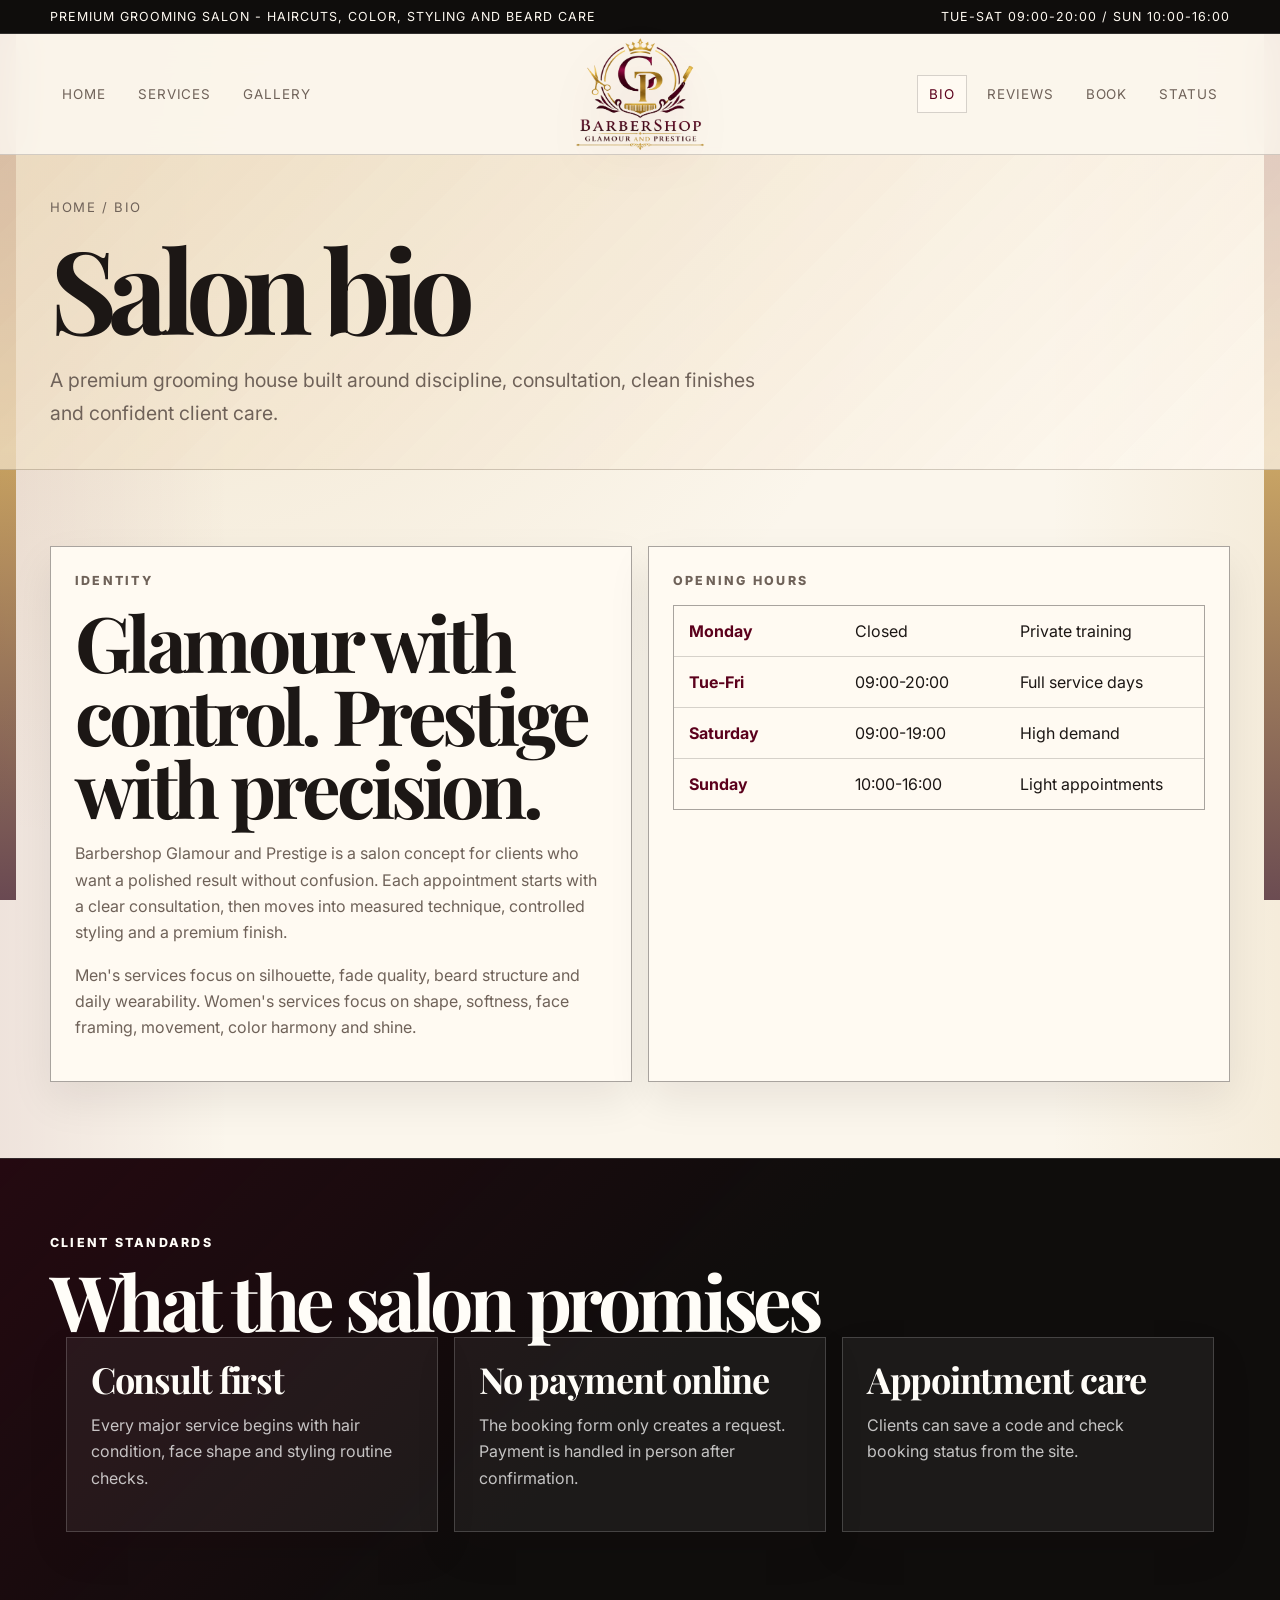
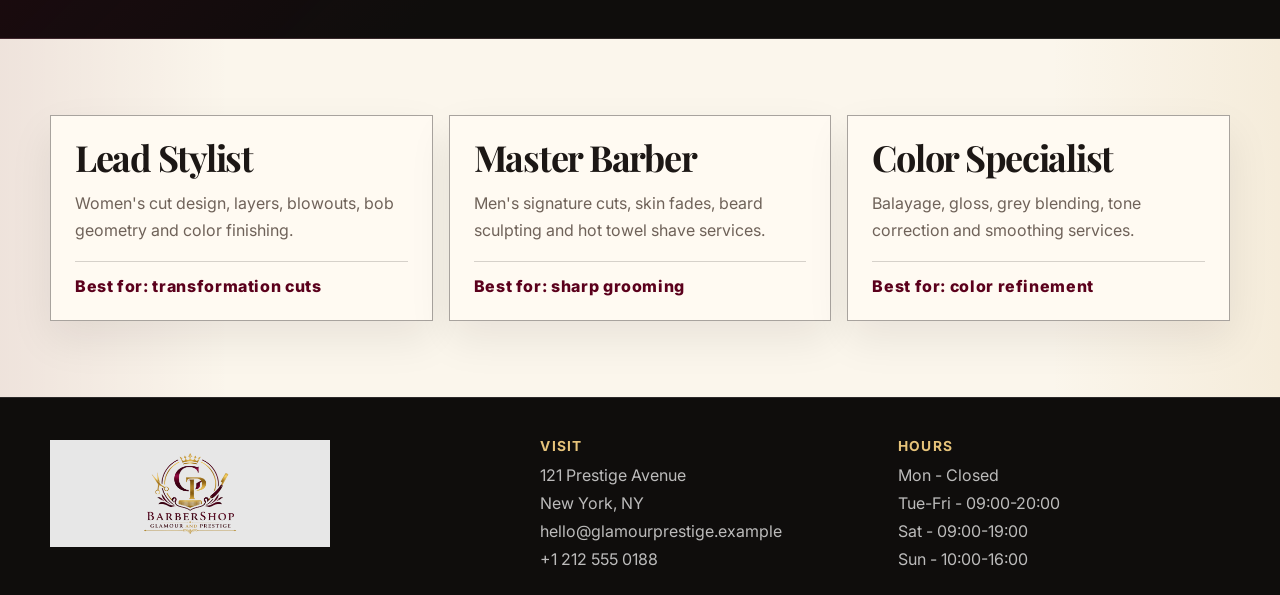
<file: about.html>
<!doctype html>
<html lang="en">
<head>
<meta charset="utf-8">
<meta name="viewport" content="width=device-width, initial-scale=1">
<title>Bio - Barbershop Glamour and Prestige</title>
<meta name="description" content="Premium multi-page website for Barbershop Glamour and Prestige.">
<link rel="preconnect" href="https://fonts.googleapis.com">
<link rel="preconnect" href="https://fonts.gstatic.com" crossorigin>
<link href="https://fonts.googleapis.com/css2?family=Inter:wght@400;600;700;800;900&family=Playfair+Display:wght@700;800;900&display=swap" rel="stylesheet">
<link rel="icon" href="assets/images/logo.png">
<link rel="stylesheet" href="assets/styles.css">
</head>
<body>
<div class="site-shell">
<div class="top-strip">
  <div class="container">
    <span>Premium grooming salon - Haircuts, color, styling and beard care</span>
    <span>Tue-Sat 09:00-20:00 / Sun 10:00-16:00</span>
  </div>
</div>

<header class="header">
  <div class="container header-grid">
    <button class="mobile-toggle" data-nav-toggle aria-expanded="false">Menu</button>

    <nav class="nav" aria-label="Primary navigation left">
      <a href="index.html" class="">Home</a>
      <a href="services.html" class="">Services</a>
      <a href="gallery.html" class="">Gallery</a>
    </nav>

    <a class="logo-link" href="index.html" aria-label="Barbershop Glamour and Prestige home">
      <img class="logo" src="assets/images/logo.png" alt="Barbershop Glamour and Prestige logo">
    </a>

    <nav class="nav nav-right" aria-label="Primary navigation right">
      <a href="about.html" class="active">Bio</a>
      <a href="reviews.html" class="">Reviews</a>
      <a href="booking.html" class="">Book</a>
      <a href="status.html" class="">Status</a>
    </nav>
  </div>
</header>

<main>
  <section class="page-title">
    <div class="container">
      <div class="breadcrumb">Home / Bio</div>
      <h1>Salon bio</h1>
      <p class="lead">A premium grooming house built around discipline, consultation, clean finishes and confident client care.</p>
    </div>
  </section>

  <section class="section">
    <div class="container grid two">
      <article class="card">
        <p class="eyebrow">Identity</p>
        <h2>Glamour with control. Prestige with precision.</h2>
        <p>Barbershop Glamour and Prestige is a salon concept for clients who want a polished result without confusion. Each appointment starts with a clear consultation, then moves into measured technique, controlled styling and a premium finish.</p>
        <p>Men's services focus on silhouette, fade quality, beard structure and daily wearability. Women's services focus on shape, softness, face framing, movement, color harmony and shine.</p>
      </article>
      <article class="card">
        <p class="eyebrow">Opening hours</p>
        <div class="table-like">
          <div class="table-row"><strong>Monday</strong><span>Closed</span><span>Private training</span></div>
          <div class="table-row"><strong>Tue-Fri</strong><span>09:00-20:00</span><span>Full service days</span></div>
          <div class="table-row"><strong>Saturday</strong><span>09:00-19:00</span><span>High demand</span></div>
          <div class="table-row"><strong>Sunday</strong><span>10:00-16:00</span><span>Light appointments</span></div>
        </div>
      </article>
    </div>
  </section>

  <section class="section dark">
    <div class="container section-head">
      <div>
        <p class="eyebrow">Client standards</p>
        <h2>What the salon promises</h2>
    
    <div class="container grid three">
      <article class="card dark-card"><h3>Consult first</h3><p>Every major service begins with hair condition, face shape and styling routine checks.</p></article>
      <article class="card dark-card"><h3>No payment online</h3><p>The booking form only creates a request. Payment is handled in person after confirmation.</p></article>
      <article class="card dark-card"><h3>Appointment care</h3><p>Clients can save a code and check booking status from the site.</p></article>
    </div>
  </section>

  <section class="section">
    <div class="container grid three">
      <article class="card">
        <h3>Lead Stylist</h3>
        <p>Women's cut design, layers, blowouts, bob geometry and color finishing.</p>
        <div class="kicker-line">Best for: transformation cuts</div>
      </article>
      <article class="card">
        <h3>Master Barber</h3>
        <p>Men's signature cuts, skin fades, beard sculpting and hot towel shave services.</p>
        <div class="kicker-line">Best for: sharp grooming</div>
      </article>
      <article class="card">
        <h3>Color Specialist</h3>
        <p>Balayage, gloss, grey blending, tone correction and smoothing services.</p>
        <div class="kicker-line">Best for: color refinement</div>
      </article>
    </div>
  </section>
</main>

<footer class="footer">
  <div class="container footer-grid">
    <div>
      <img class="footer-logo" src="assets/images/logo.png" alt="Barbershop Glamour and Prestige logo">
  
    </div>
    <div>
      <h4>Visit</h4>
      <ul>
        <li>121 Prestige Avenue</li>
        <li>New York, NY</li>
        <li>hello@glamourprestige.example</li>
        <li>+1 212 555 0188</li>
      </ul>
    </div>
    <div>
      <h4>Hours</h4>
      <ul>
        <li>Mon - Closed</li>
        <li>Tue-Fri - 09:00-20:00</li>
        <li>Sat - 09:00-19:00</li>
        <li>Sun - 10:00-16:00</li>
      </ul>
    </div>
  </div>
 
</footer>

<script src="assets/app.js"></script>
</div>
</body>
</html>
</file>
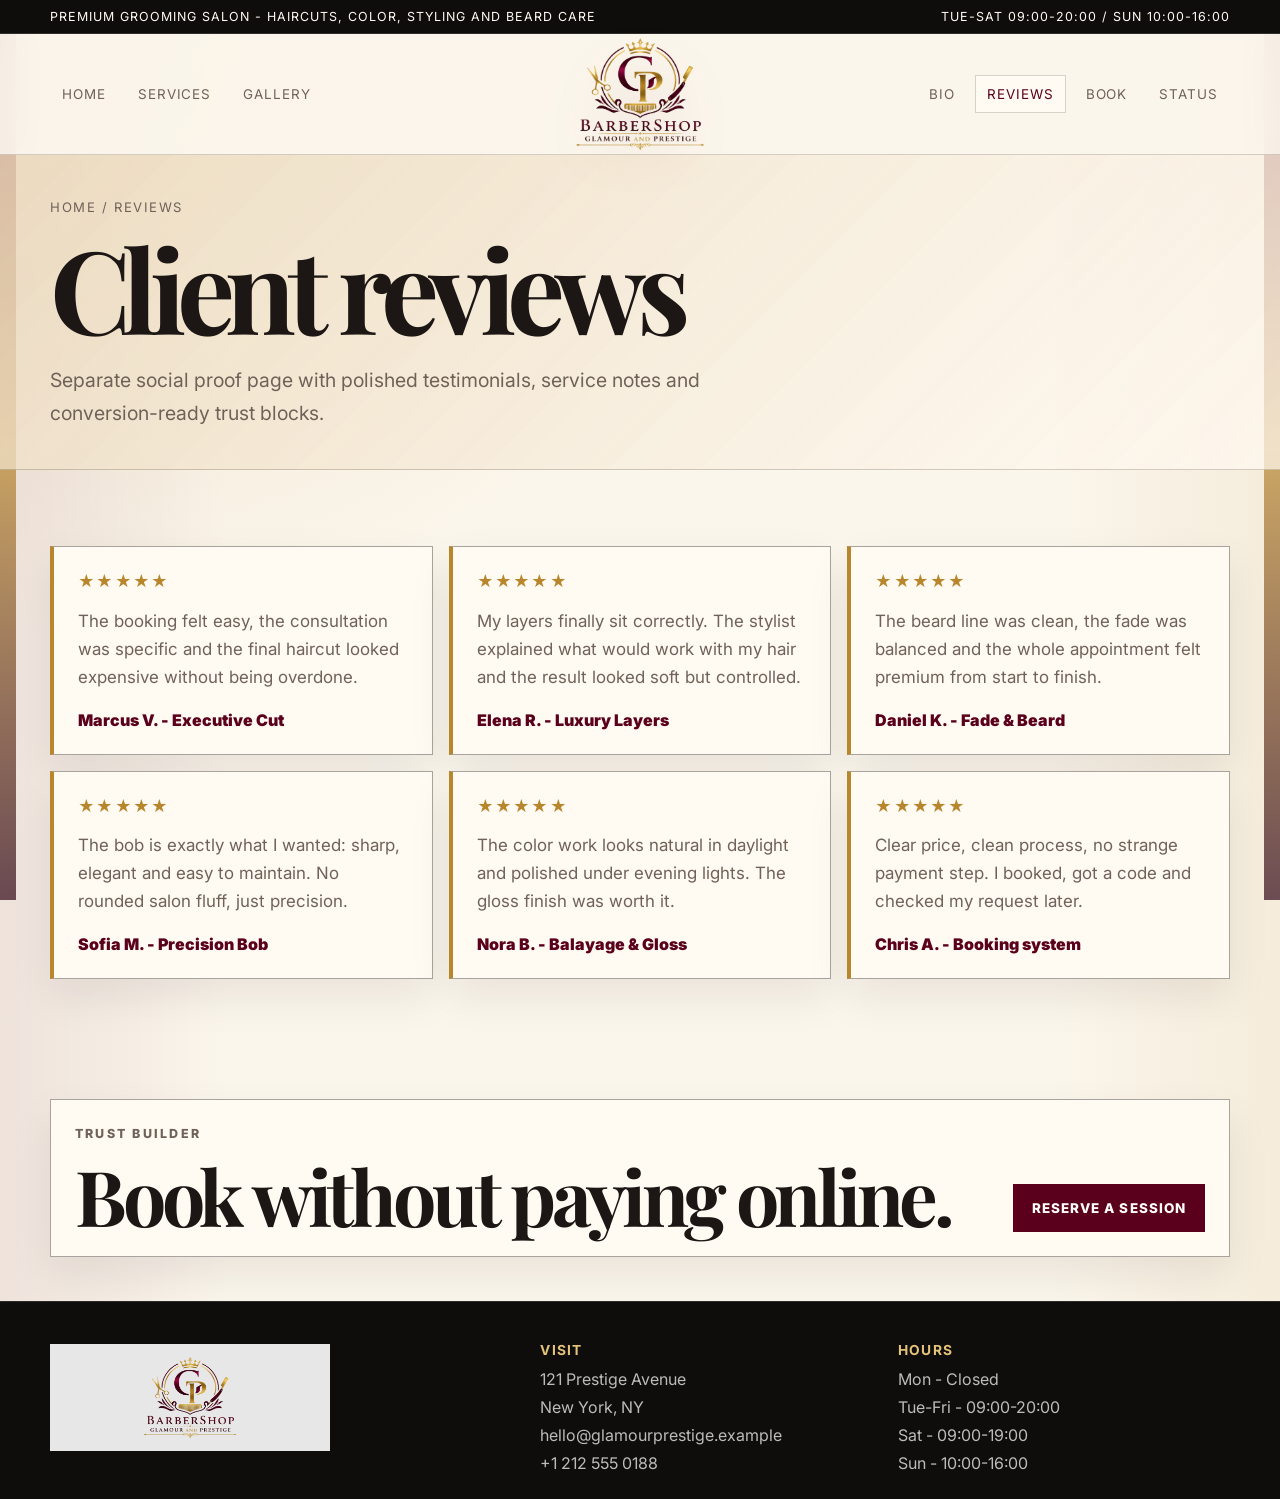
<file: reviews.html>
<!doctype html>
<html lang="en">
<head>
<meta charset="utf-8">
<meta name="viewport" content="width=device-width, initial-scale=1">
<title>Reviews - Barbershop Glamour and Prestige</title>
<meta name="description" content="Premium multi-page website for Barbershop Glamour and Prestige.">
<link rel="preconnect" href="https://fonts.googleapis.com">
<link rel="preconnect" href="https://fonts.gstatic.com" crossorigin>
<link href="https://fonts.googleapis.com/css2?family=Inter:wght@400;600;700;800;900&family=Playfair+Display:wght@700;800;900&display=swap" rel="stylesheet">
<link rel="icon" href="assets/images/logo.png">
<link rel="stylesheet" href="assets/styles.css">
</head>
<body>
<div class="site-shell">
<div class="top-strip">
  <div class="container">
    <span>Premium grooming salon - Haircuts, color, styling and beard care</span>
    <span>Tue-Sat 09:00-20:00 / Sun 10:00-16:00</span>
  </div>
</div>

<header class="header">
  <div class="container header-grid">
    <button class="mobile-toggle" data-nav-toggle aria-expanded="false">Menu</button>

    <nav class="nav" aria-label="Primary navigation left">
      <a href="index.html" class="">Home</a>
      <a href="services.html" class="">Services</a>
      <a href="gallery.html" class="">Gallery</a>
    </nav>

    <a class="logo-link" href="index.html" aria-label="Barbershop Glamour and Prestige home">
      <img class="logo" src="assets/images/logo.png" alt="Barbershop Glamour and Prestige logo">
    </a>

    <nav class="nav nav-right" aria-label="Primary navigation right">
      <a href="about.html" class="">Bio</a>
      <a href="reviews.html" class="active">Reviews</a>
      <a href="booking.html" class="">Book</a>
      <a href="status.html" class="">Status</a>
    </nav>
  </div>
</header>

<main>
  <section class="page-title">
    <div class="container">
      <div class="breadcrumb">Home / Reviews</div>
      <h1>Client reviews</h1>
      <p class="lead">Separate social proof page with polished testimonials, service notes and conversion-ready trust blocks.</p>
    </div>
  </section>

  <section class="section">
    <div class="container grid three">
      <article class="card review">
        <div class="stars">★★★★★</div>
        <p class="quote">The booking felt easy, the consultation was specific and the final haircut looked expensive without being overdone.</p>
        <div class="reviewer">Marcus V. - Executive Cut</div>
      </article>
      <article class="card review">
        <div class="stars">★★★★★</div>
        <p class="quote">My layers finally sit correctly. The stylist explained what would work with my hair and the result looked soft but controlled.</p>
        <div class="reviewer">Elena R. - Luxury Layers</div>
      </article>
      <article class="card review">
        <div class="stars">★★★★★</div>
        <p class="quote">The beard line was clean, the fade was balanced and the whole appointment felt premium from start to finish.</p>
        <div class="reviewer">Daniel K. - Fade & Beard</div>
      </article>
      <article class="card review">
        <div class="stars">★★★★★</div>
        <p class="quote">The bob is exactly what I wanted: sharp, elegant and easy to maintain. No rounded salon fluff, just precision.</p>
        <div class="reviewer">Sofia M. - Precision Bob</div>
      </article>
      <article class="card review">
        <div class="stars">★★★★★</div>
        <p class="quote">The color work looks natural in daylight and polished under evening lights. The gloss finish was worth it.</p>
        <div class="reviewer">Nora B. - Balayage & Gloss</div>
      </article>
      <article class="card review">
        <div class="stars">★★★★★</div>
        <p class="quote">Clear price, clean process, no strange payment step. I booked, got a code and checked my request later.</p>
        <div class="reviewer">Chris A. - Booking system</div>
      </article>
    </div>
  </section>

  <section class="section compact">
    <div class="container card">
      <div class="section-head" style="margin-bottom:0">
        <div>
          <p class="eyebrow">Trust builder</p>
          <h2>Book without paying online.</h2>
        </div>
        <a class="btn primary" href="booking.html">Reserve a session</a>
      </div>
    </div>
  </section>
</main>

<footer class="footer">
  <div class="container footer-grid">
    <div>
      <img class="footer-logo" src="assets/images/logo.png" alt="Barbershop Glamour and Prestige logo">
     
    </div>
    <div>
      <h4>Visit</h4>
      <ul>
        <li>121 Prestige Avenue</li>
        <li>New York, NY</li>
        <li>hello@glamourprestige.example</li>
        <li>+1 212 555 0188</li>
      </ul>
    </div>
    <div>
      <h4>Hours</h4>
      <ul>
        <li>Mon - Closed</li>
        <li>Tue-Fri - 09:00-20:00</li>
        <li>Sat - 09:00-19:00</li>
        <li>Sun - 10:00-16:00</li>
      </ul>
    </div>
  </div>
  
</footer>

<script src="assets/app.js"></script>
</div>
</body>
</html>
</file>
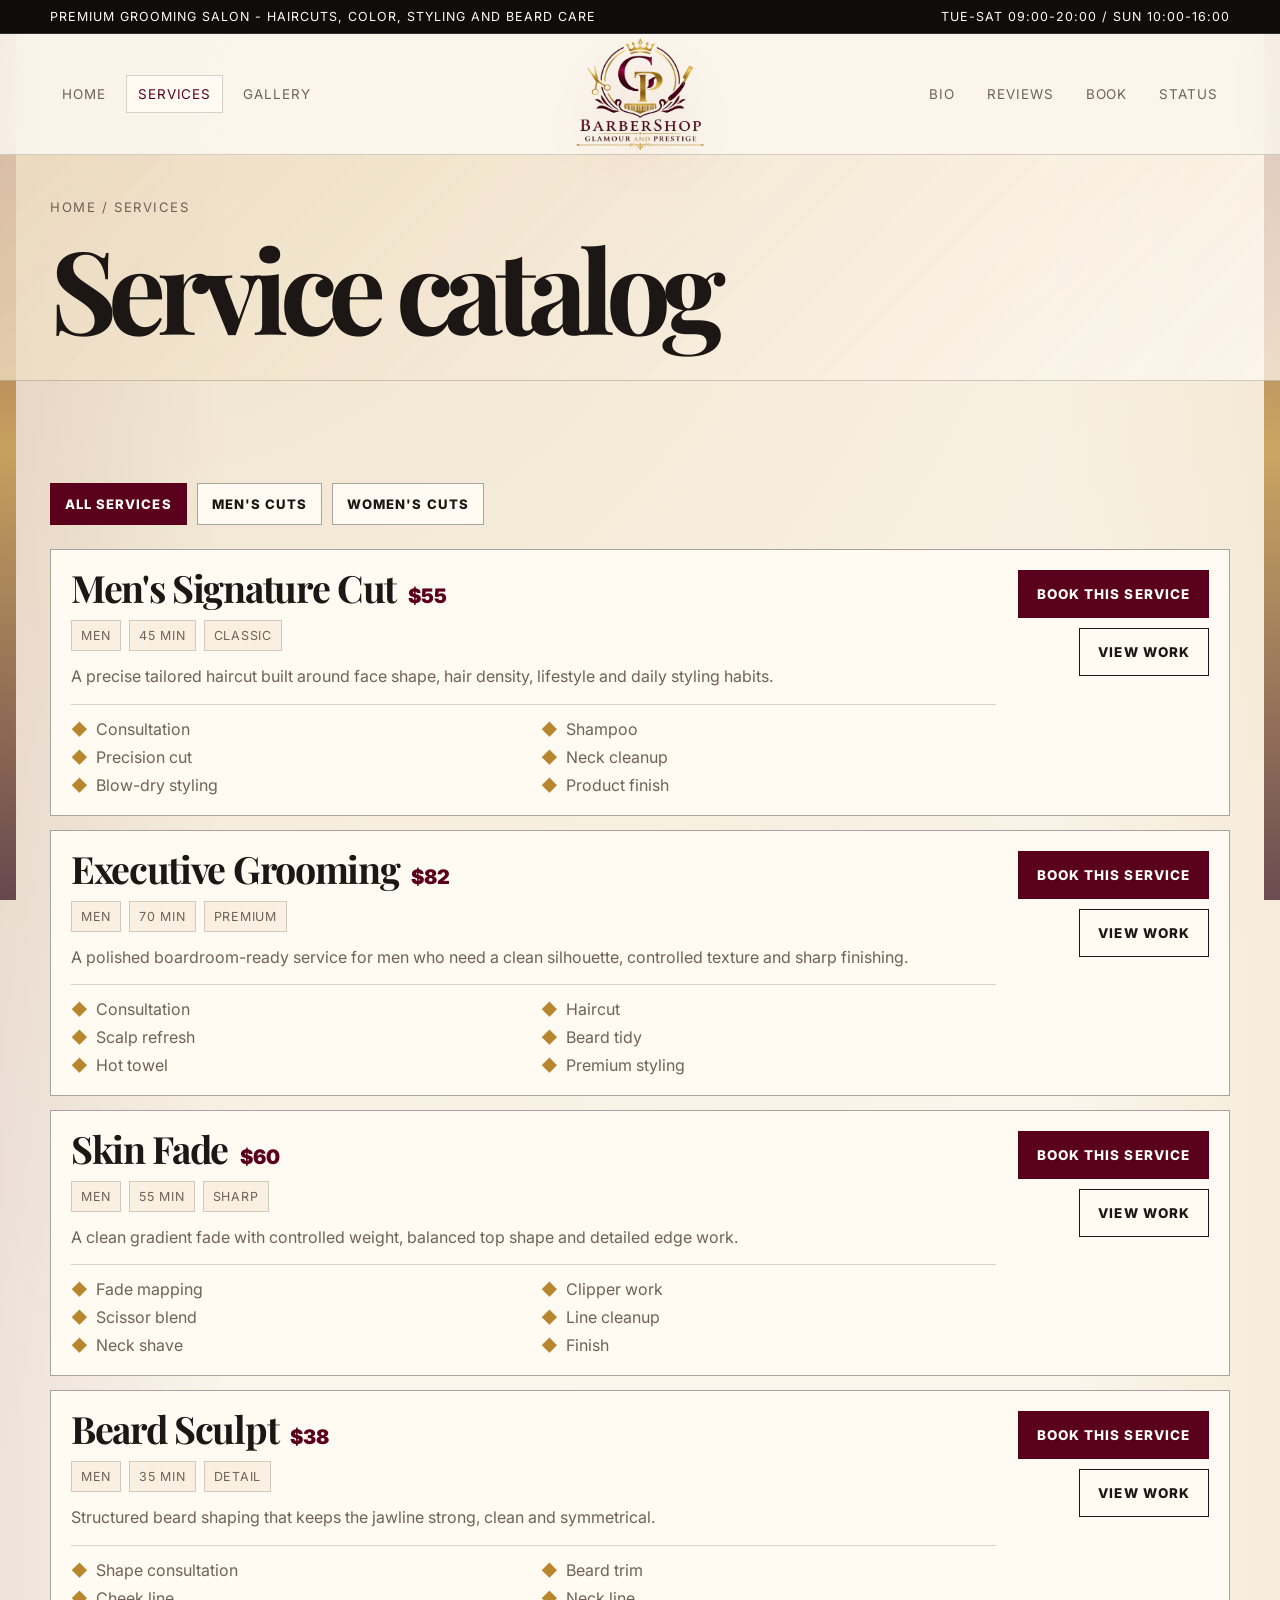
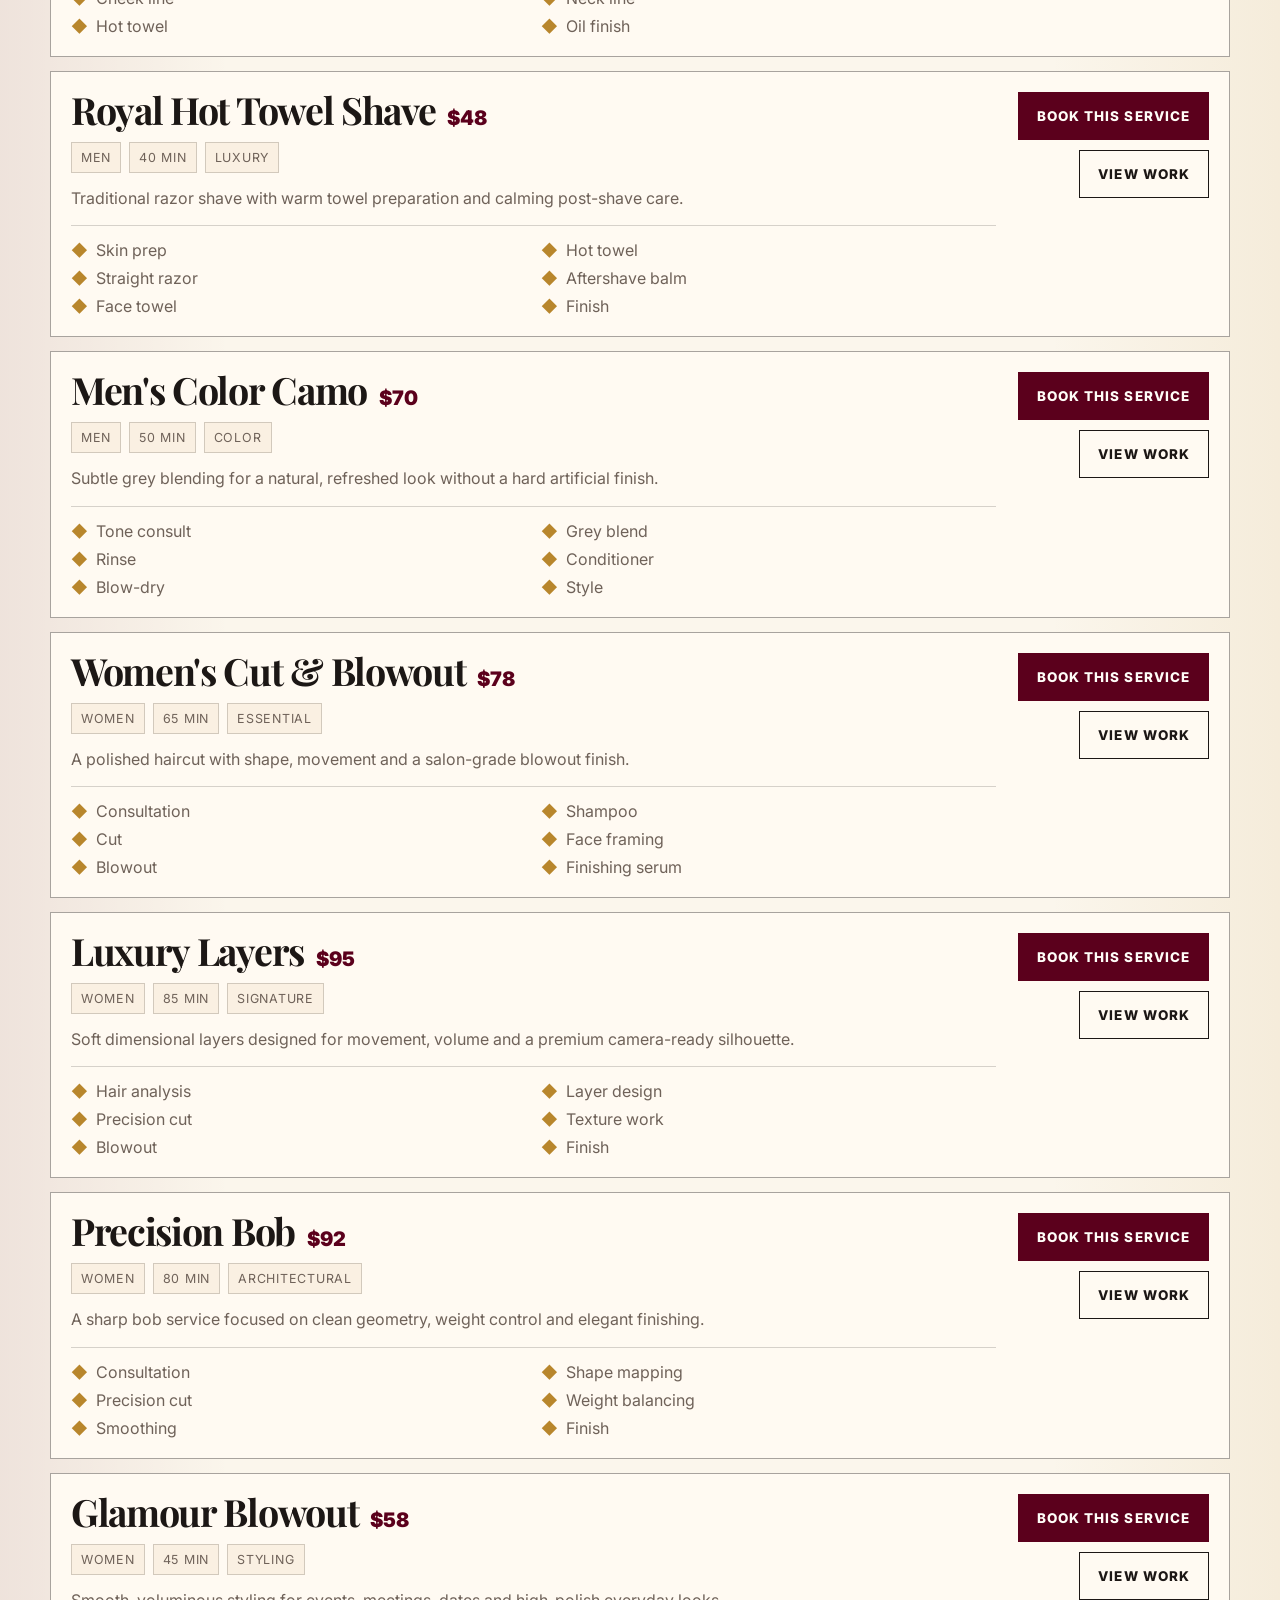
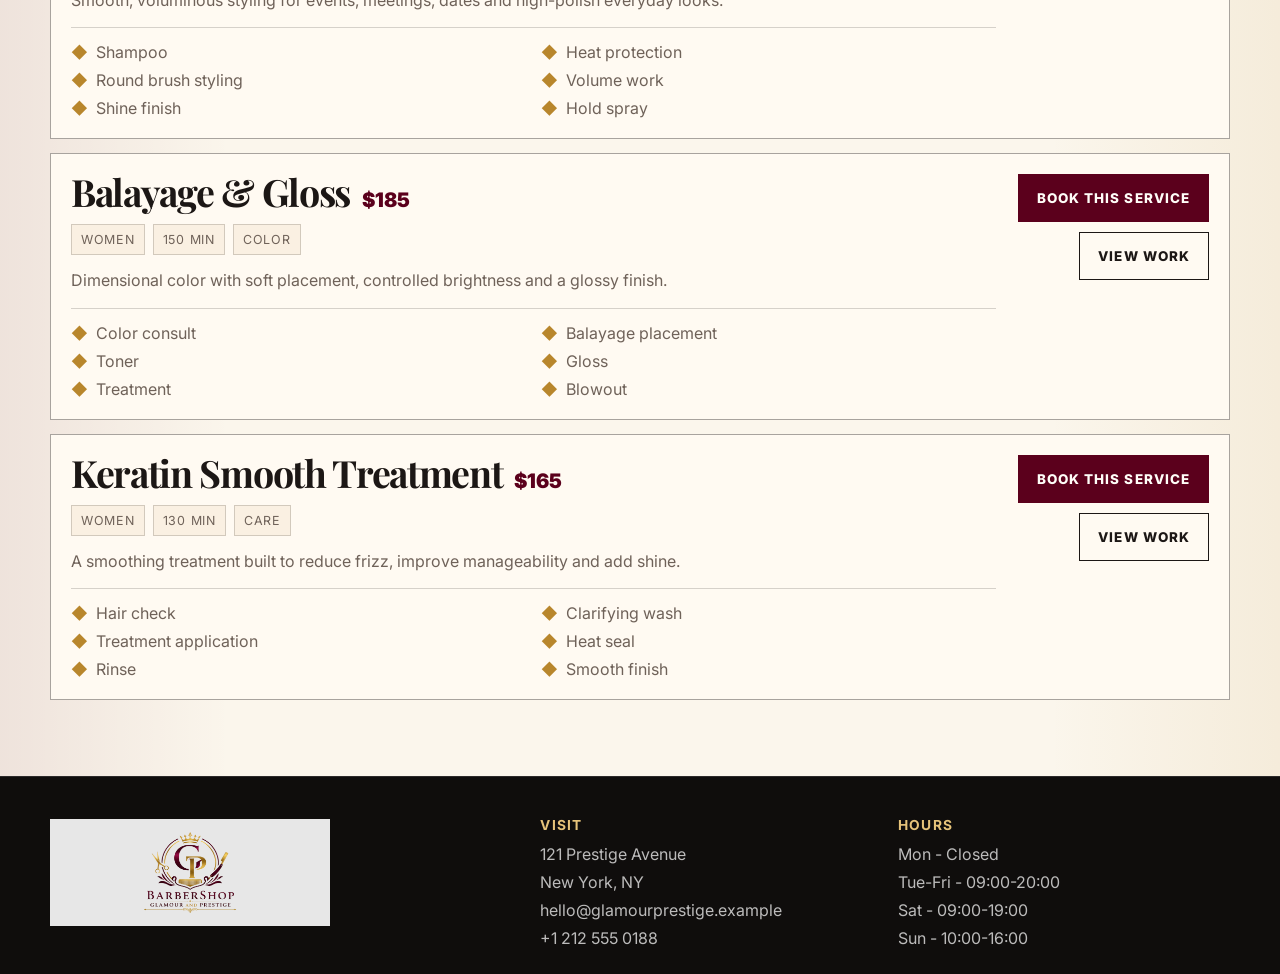
<file: services.html>
<!doctype html>
<html lang="en">
<head>
<meta charset="utf-8">
<meta name="viewport" content="width=device-width, initial-scale=1">
<title>Services - Barbershop Glamour and Prestige</title>
<meta name="description" content="Premium multi-page website for Barbershop Glamour and Prestige.">
<link rel="preconnect" href="https://fonts.googleapis.com">
<link rel="preconnect" href="https://fonts.gstatic.com" crossorigin>
<link href="https://fonts.googleapis.com/css2?family=Inter:wght@400;600;700;800;900&family=Playfair+Display:wght@700;800;900&display=swap" rel="stylesheet">
<link rel="icon" href="assets/images/logo.png">
<link rel="stylesheet" href="assets/styles.css">
</head>
<body>
<div class="site-shell">
<div class="top-strip">
  <div class="container">
    <span>Premium grooming salon - Haircuts, color, styling and beard care</span>
    <span>Tue-Sat 09:00-20:00 / Sun 10:00-16:00</span>
  </div>
</div>

<header class="header">
  <div class="container header-grid">
    <button class="mobile-toggle" data-nav-toggle aria-expanded="false">Menu</button>

    <nav class="nav" aria-label="Primary navigation left">
      <a href="index.html" class="">Home</a>
      <a href="services.html" class="active">Services</a>
      <a href="gallery.html" class="">Gallery</a>
    </nav>

    <a class="logo-link" href="index.html" aria-label="Barbershop Glamour and Prestige home">
      <img class="logo" src="assets/images/logo.png" alt="Barbershop Glamour and Prestige logo">
    </a>

    <nav class="nav nav-right" aria-label="Primary navigation right">
      <a href="about.html" class="">Bio</a>
      <a href="reviews.html" class="">Reviews</a>
      <a href="booking.html" class="">Book</a>
      <a href="status.html" class="">Status</a>
    </nav>
  </div>
</header>

<main>
  <section class="page-title">
    <div class="container">
      <div class="breadcrumb">Home / Services</div>
      <h1>Service catalog</h1>
    
    </div>
  </section>

  <section class="section">
    <div class="container">
      <div class="service-tabs" role="tablist" aria-label="Service category filters">
        <button class="tab active" data-service-tab="all">All services</button>
        <button class="tab" data-service-tab="men">Men's cuts</button>
        <button class="tab" data-service-tab="women">Women's cuts</button>
      </div>
      <div class="service-list" data-service-list></div>
    </div>
  </section>
</main>

<footer class="footer">
  <div class="container footer-grid">
    <div>
      <img class="footer-logo" src="assets/images/logo.png" alt="Barbershop Glamour and Prestige logo">
    </div>
    <div>
      <h4>Visit</h4>
      <ul>
        <li>121 Prestige Avenue</li>
        <li>New York, NY</li>
        <li>hello@glamourprestige.example</li>
        <li>+1 212 555 0188</li>
      </ul>
    </div>
    <div>
      <h4>Hours</h4>
      <ul>
        <li>Mon - Closed</li>
        <li>Tue-Fri - 09:00-20:00</li>
        <li>Sat - 09:00-19:00</li>
        <li>Sun - 10:00-16:00</li>
      </ul>
    </div>
  </div>
 
</footer>

<script src="assets/app.js"></script>
</div>
</body>
</html>
</file>
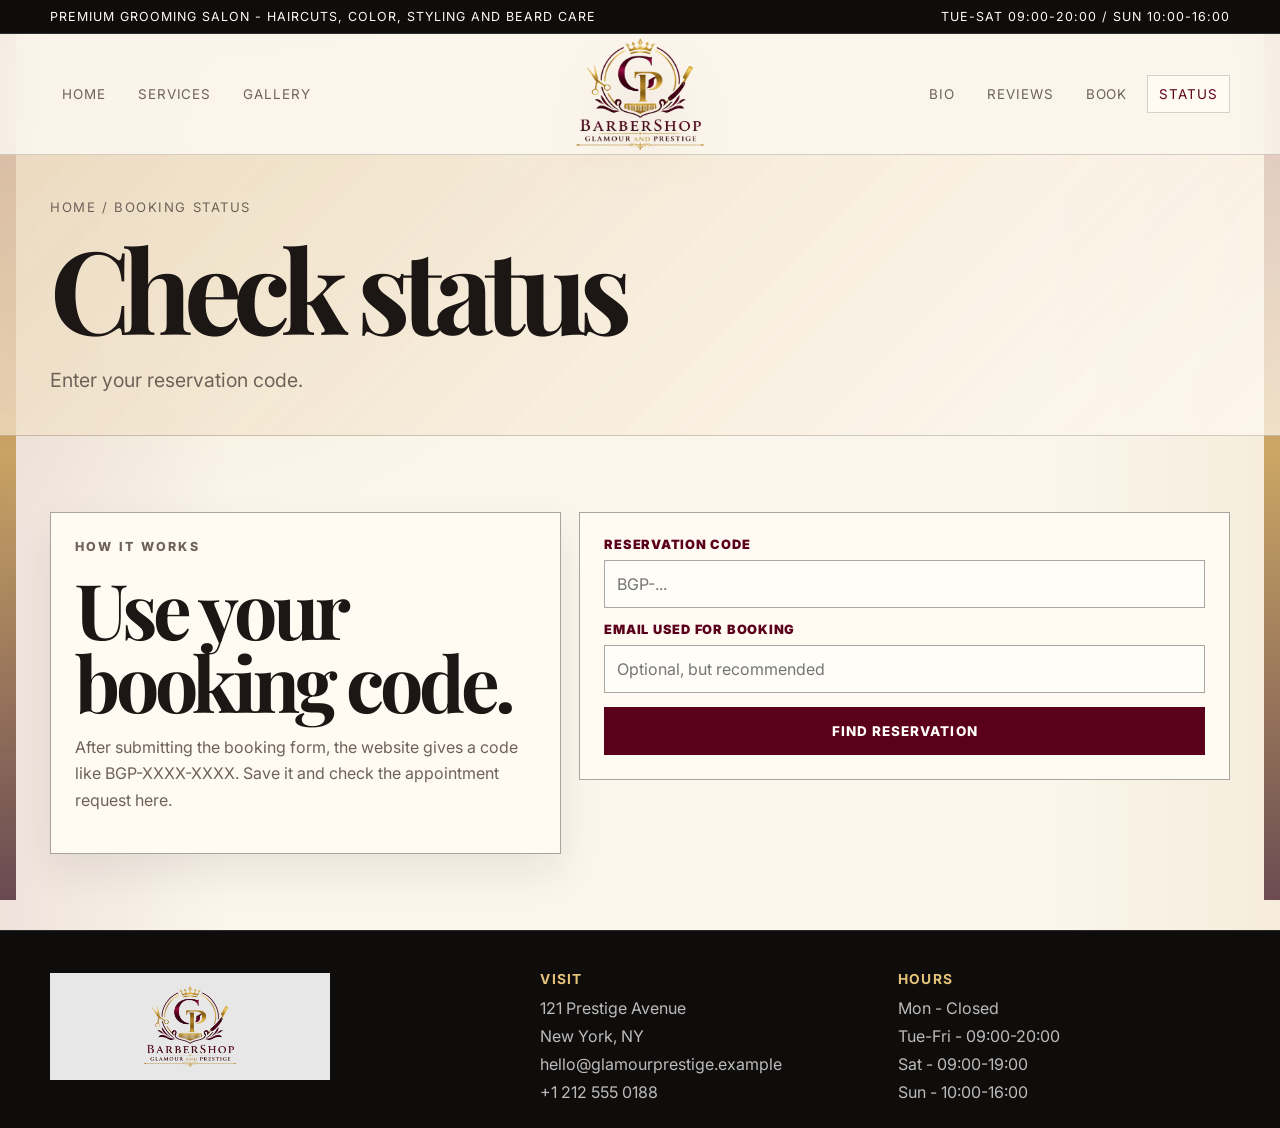
<file: status.html>
<!doctype html>
<html lang="en">
<head>
<meta charset="utf-8">
<meta name="viewport" content="width=device-width, initial-scale=1">
<title>Booking Status - Barbershop Glamour and Prestige</title>
<meta name="description" content="Premium multi-page website for Barbershop Glamour and Prestige.">
<link rel="preconnect" href="https://fonts.googleapis.com">
<link rel="preconnect" href="https://fonts.gstatic.com" crossorigin>
<link href="https://fonts.googleapis.com/css2?family=Inter:wght@400;600;700;800;900&family=Playfair+Display:wght@700;800;900&display=swap" rel="stylesheet">
<link rel="icon" href="assets/images/logo.png">
<link rel="stylesheet" href="assets/styles.css">
</head>
<body>
<div class="site-shell">
<div class="top-strip">
  <div class="container">
    <span>Premium grooming salon - Haircuts, color, styling and beard care</span>
    <span>Tue-Sat 09:00-20:00 / Sun 10:00-16:00</span>
  </div>
</div>

<header class="header">
  <div class="container header-grid">
    <button class="mobile-toggle" data-nav-toggle aria-expanded="false">Menu</button>

    <nav class="nav" aria-label="Primary navigation left">
      <a href="index.html" class="">Home</a>
      <a href="services.html" class="">Services</a>
      <a href="gallery.html" class="">Gallery</a>
    </nav>

    <a class="logo-link" href="index.html" aria-label="Barbershop Glamour and Prestige home">
      <img class="logo" src="assets/images/logo.png" alt="Barbershop Glamour and Prestige logo">
    </a>

    <nav class="nav nav-right" aria-label="Primary navigation right">
      <a href="about.html" class="">Bio</a>
      <a href="reviews.html" class="">Reviews</a>
      <a href="booking.html" class="">Book</a>
      <a href="status.html" class="active">Status</a>
    </nav>
  </div>
</header>

<main>
  <section class="page-title">
    <div class="container">
      <div class="breadcrumb">Home / Booking Status</div>
      <h1>Check status</h1>
      <p class="lead">Enter your reservation code.</p>
    </div>
  </section>

  <section class="section">
    <div class="container form-panel">
      <aside class="card">
        <p class="eyebrow">How it works</p>
        <h2>Use your booking code.</h2>
        <p>After submitting the booking form, the website gives a code like BGP-XXXX-XXXX. Save it and check the appointment request here.</p>
      </aside>
      <div>
        <form class="form" data-status-form>
          <div class="field">
            <label for="code">Reservation code</label>
            <input id="code" name="code" required placeholder="BGP-...">
          </div>
          <div class="field">
            <label for="status-email">Email used for booking</label>
            <input id="status-email" name="email" type="email" placeholder="Optional, but recommended">
          </div>
          <button class="btn primary" type="submit">Find reservation</button>
        </form>
        <div class="status-card" data-status-result></div>
      </div>
    </div>
  </section>
</main>

<footer class="footer">
  <div class="container footer-grid">
    <div>
      <img class="footer-logo" src="assets/images/logo.png" alt="Barbershop Glamour and Prestige logo">
 
    </div>
    <div>
      <h4>Visit</h4>
      <ul>
        <li>121 Prestige Avenue</li>
        <li>New York, NY</li>
        <li>hello@glamourprestige.example</li>
        <li>+1 212 555 0188</li>
      </ul>
    </div>
    <div>
      <h4>Hours</h4>
      <ul>
        <li>Mon - Closed</li>
        <li>Tue-Fri - 09:00-20:00</li>
        <li>Sat - 09:00-19:00</li>
        <li>Sun - 10:00-16:00</li>
      </ul>
    </div>
  </div>
 
</footer>

<script src="assets/app.js"></script>
</div>
</body>
</html>
</file>
<file: assets/styles.css>
:root {
  --bg: #fbf6ec;
  --bg-soft: #fffaf2;
  --ink: #1c1715;
  --muted: #6f6259;
  --line: rgba(28, 23, 21, 0.18);
  --line-strong: rgba(28, 23, 21, 0.38);
  --wine: #5b001c;
  --wine-dark: #2a0010;
  --gold: #b8862c;
  --gold-soft: #e6c37a;
  --black: #0f0d0c;
  --white: #fffdf8;
  --danger: #8c1d18;
  --ok: #1e6b42;
  --shadow: 0 20px 60px rgba(27, 15, 10, 0.12);
}

* {
  box-sizing: border-box;
}

html {
  scroll-behavior: smooth;
}

body {
  margin: 0;
  color: var(--ink);
  background:
    linear-gradient(90deg, rgba(91, 0, 28, 0.08), transparent 18%, transparent 82%, rgba(184, 134, 44, 0.09)),
    radial-gradient(circle at 10% 0%, rgba(184, 134, 44, 0.18), transparent 34%),
    var(--bg);
  font-family: Inter, ui-sans-serif, system-ui, -apple-system, BlinkMacSystemFont, "Segoe UI", sans-serif;
}

body.nav-open {
  overflow: hidden;
}

a {
  color: inherit;
  text-decoration: none;
}

img {
  display: block;
  max-width: 100%;
}

button,
input,
select,
textarea {
  font: inherit;
}

.container {
  width: min(1180px, calc(100% - 32px));
  margin-inline: auto;
}

.site-shell {
  min-height: 100vh;
  position: relative;
  overflow-x: hidden;
}

.site-shell:before,
.site-shell:after {
  content: "";
  position: fixed;
  top: 0;
  bottom: 0;
  width: 16px;
  z-index: 0;
  pointer-events: none;
  background: linear-gradient(180deg, var(--wine), var(--gold), var(--wine-dark));
  opacity: 0.68;
}

.site-shell:before {
  left: 0;
}

.site-shell:after {
  right: 0;
}

.top-strip {
  position: relative;
  z-index: 4;
  background: var(--black);
  color: var(--bg-soft);
  border-bottom: 1px solid rgba(255, 255, 255, 0.14);
  font-size: 0.78rem;
  letter-spacing: 0.08em;
  text-transform: uppercase;
}

.top-strip .container {
  display: flex;
  justify-content: space-between;
  gap: 14px;
  padding: 9px 0;
}

.header {
  position: sticky;
  top: 0;
  z-index: 20;
  background: rgba(251, 246, 236, 0.94);
  border-bottom: 1px solid var(--line);
  backdrop-filter: blur(16px);
}

.header-grid {
  display: grid;
  grid-template-columns: 1fr auto 1fr;
  align-items: center;
  min-height: 112px;
  gap: 18px;
}

.nav {
  display: flex;
  align-items: center;
  gap: 8px;
}

.nav a {
  padding: 10px 11px;
  border: 1px solid transparent;
  color: var(--muted);
  font-size: 0.84rem;
  text-transform: uppercase;
  letter-spacing: 0.07em;
}

.nav a:hover,
.nav a.active {
  color: var(--wine);
  border-color: var(--line);
  background: var(--bg-soft);
}

.nav-right {
  justify-content: flex-end;
}

.logo-link {
  display: flex;
  justify-content: center;
  align-items: center;
}

.logo {
  width: min(360px, 44vw);
  height: auto;
  filter: drop-shadow(0 15px 24px rgba(91, 0, 28, 0.12));
}

.mobile-toggle {
  display: none;
  border: 1px solid var(--line-strong);
  background: var(--bg-soft);
  color: var(--ink);
  padding: 11px 13px;
  text-transform: uppercase;
  letter-spacing: 0.08em;
}

.hero {
  position: relative;
  z-index: 1;
  padding: 40px 0 70px;
}

.hero-layout {
  display: grid;
  grid-template-columns: 1.02fr 0.98fr;
  gap: 32px;
  align-items: center;
}

.eyebrow {
  color: var(--wine);
  text-transform: uppercase;
  letter-spacing: 0.18em;
  font-weight: 800;
  font-size: 0.78rem;
  margin: 0 0 14px;
}

h1,
h2,
h3,
h4 {
  font-family: "Playfair Display", Georgia, serif;
  line-height: 0.95;
  margin: 0;
  color: var(--ink);
}

h1 {
  font-size: clamp(3.1rem, 9vw, 7.2rem);
  letter-spacing: -0.075em;
}

h2 {
  font-size: clamp(2.35rem, 6vw, 4.8rem);
  letter-spacing: -0.055em;
}

h3 {
  font-size: clamp(1.5rem, 3vw, 2.25rem);
  letter-spacing: -0.035em;
}

.lead {
  max-width: 720px;
  color: var(--muted);
  font-size: clamp(1rem, 2.1vw, 1.22rem);
  line-height: 1.7;
  margin: 22px 0 0;
}

.hero-actions,
.actions-row {
  display: flex;
  flex-wrap: wrap;
  gap: 12px;
  margin-top: 28px;
}

.btn {
  display: inline-flex;
  align-items: center;
  justify-content: center;
  min-height: 48px;
  padding: 13px 18px;
  border: 1px solid var(--ink);
  background: transparent;
  color: var(--ink);
  text-transform: uppercase;
  letter-spacing: 0.08em;
  font-weight: 800;
  font-size: 0.84rem;
  cursor: pointer;
  transition: transform .18s ease, background .18s ease, color .18s ease, border-color .18s ease;
}

.btn:hover {
  transform: translateY(-2px);
}

.btn.primary {
  background: var(--wine);
  color: var(--white);
  border-color: var(--wine);
}

.btn.primary:hover {
  background: var(--wine-dark);
  border-color: var(--wine-dark);
}

.btn.gold {
  background: var(--gold);
  color: var(--black);
  border-color: var(--gold);
}

.btn.ghost-light {
  color: var(--white);
  border-color: rgba(255, 255, 255, 0.4);
}

.btn.ghost-light:hover {
  background: var(--white);
  color: var(--black);
}

.hero-card {
  position: relative;
  min-height: 560px;
  border: 1px solid var(--ink);
  background: var(--black);
  box-shadow: var(--shadow);
  overflow: hidden;
}

.hero-card img {
  width: 100%;
  height: 100%;
  min-height: 560px;
  object-fit: cover;
}

.hero-badge {
  position: absolute;
  left: 0;
  bottom: 0;
  right: 0;
  display: grid;
  grid-template-columns: repeat(3, 1fr);
  background: rgba(15, 13, 12, 0.86);
  color: var(--white);
  border-top: 1px solid rgba(255, 255, 255, 0.18);
}

.hero-badge div {
  padding: 16px;
  border-right: 1px solid rgba(255, 255, 255, 0.18);
}

.hero-badge div:last-child {
  border-right: 0;
}

.hero-badge strong {
  display: block;
  font-size: 1.1rem;
  color: var(--gold-soft);
}

.hero-badge span {
  display: block;
  font-size: 0.78rem;
  color: rgba(255, 255, 255, 0.76);
  text-transform: uppercase;
  letter-spacing: 0.08em;
  margin-top: 4px;
}

.section {
  position: relative;
  z-index: 1;
  padding: 76px 0;
}

.section.compact {
  padding: 44px 0;
}

.section.dark {
  background:
    linear-gradient(135deg, rgba(91, 0, 28, 0.28), transparent 50%),
    var(--black);
  color: var(--white);
  border-top: 1px solid rgba(255, 255, 255, 0.12);
  border-bottom: 1px solid rgba(255, 255, 255, 0.12);
}

.section.dark h2,
.section.dark h3,
.section.dark .eyebrow {
  color: var(--white);
}

.section.dark .lead,
.section.dark p,
.section.dark li {
  color: rgba(255, 255, 255, 0.74);
}

.section-head {
  display: flex;
  align-items: end;
  justify-content: space-between;
  gap: 24px;
  margin-bottom: 30px;
}

.section-head .lead {
  max-width: 560px;
  margin: 0;
}

.grid {
  display: grid;
  gap: 16px;
}

.grid.two {
  grid-template-columns: repeat(2, 1fr);
}

.grid.three {
  grid-template-columns: repeat(3, 1fr);
}

.grid.four {
  grid-template-columns: repeat(4, 1fr);
}

.card {
  background: var(--bg-soft);
  border: 1px solid var(--line-strong);
  padding: 24px;
  box-shadow: 0 18px 40px rgba(27, 15, 10, 0.08);
}

.card.dark-card {
  background: rgba(255, 255, 255, 0.055);
  border-color: rgba(255, 255, 255, 0.18);
  color: var(--white);
}

.card .number {
  font-size: 2.7rem;
  font-family: "Playfair Display", Georgia, serif;
  color: var(--gold);
  line-height: 1;
  margin-bottom: 12px;
}

.card p,
.card li {
  color: var(--muted);
  line-height: 1.65;
}

.card ul {
  padding-left: 18px;
  margin: 14px 0 0;
}

.kicker-line {
  border-top: 1px solid var(--line);
  padding-top: 14px;
  margin-top: 18px;
  color: var(--wine);
  font-weight: 800;
  letter-spacing: 0.04em;
}

.page-title {
  position: relative;
  z-index: 1;
  padding: 44px 0 38px;
  border-bottom: 1px solid var(--line);
  background:
    linear-gradient(135deg, rgba(184, 134, 44, 0.2), transparent),
    rgba(255, 250, 242, 0.7);
}

.breadcrumb {
  color: var(--muted);
  font-size: 0.82rem;
  text-transform: uppercase;
  letter-spacing: 0.12em;
  margin-bottom: 18px;
}

.service-tabs,
.filter-tabs {
  display: flex;
  flex-wrap: wrap;
  gap: 10px;
  margin: 26px 0 24px;
}

.tab,
.filter-btn {
  border: 1px solid var(--line-strong);
  background: var(--bg-soft);
  color: var(--ink);
  padding: 12px 14px;
  text-transform: uppercase;
  letter-spacing: 0.08em;
  font-weight: 800;
  font-size: 0.82rem;
  cursor: pointer;
}

.tab.active,
.filter-btn.active {
  background: var(--wine);
  border-color: var(--wine);
  color: var(--white);
}

.service-list {
  display: grid;
  gap: 14px;
}

.service-item {
  display: grid;
  grid-template-columns: 1fr auto;
  gap: 22px;
  align-items: start;
  border: 1px solid var(--line-strong);
  background: var(--bg-soft);
  padding: 20px;
}

.service-item.hidden {
  display: none;
}

.service-title-row {
  display: flex;
  align-items: baseline;
  gap: 12px;
  flex-wrap: wrap;
}

.service-item h3 {
  font-size: clamp(1.55rem, 4vw, 2.35rem);
}

.service-meta {
  display: flex;
  flex-wrap: wrap;
  gap: 8px;
  margin: 12px 0 0;
}

.pill {
  display: inline-flex;
  align-items: center;
  border: 1px solid var(--line);
  padding: 7px 9px;
  background: rgba(184, 134, 44, 0.08);
  color: var(--muted);
  font-size: 0.78rem;
  text-transform: uppercase;
  letter-spacing: 0.06em;
}

.price {
  color: var(--wine);
  font-weight: 900;
  font-size: 1.25rem;
}

.service-item p {
  color: var(--muted);
  line-height: 1.65;
  margin: 12px 0 0;
}

.service-includes {
  display: grid;
  grid-template-columns: repeat(2, minmax(0, 1fr));
  gap: 8px 16px;
  margin-top: 14px;
  padding-top: 14px;
  border-top: 1px solid var(--line);
  color: var(--muted);
}

.service-includes span:before {
  content: "◆";
  color: var(--gold);
  margin-right: 8px;
}

.service-cta {
  display: flex;
  align-items: end;
  flex-direction: column;
  gap: 10px;
  min-width: 170px;
}

.gallery-grid {
  display: grid;
  grid-template-columns: repeat(12, 1fr);
  gap: 14px;
}

.gallery-card {
  position: relative;
  grid-column: span 4;
  min-height: 390px;
  border: 1px solid var(--ink);
  overflow: hidden;
  background: var(--black);
}

.gallery-card.large {
  grid-column: span 8;
}

.gallery-card img {
  width: 100%;
  height: 100%;
  min-height: 390px;
  object-fit: cover;
  transition: transform .35s ease;
}

.gallery-card:hover img {
  transform: scale(1.035);
}

.gallery-caption {
  position: absolute;
  left: 0;
  right: 0;
  bottom: 0;
  padding: 18px;
  color: var(--white);
  background: linear-gradient(transparent, rgba(0, 0, 0, 0.84));
}

.gallery-caption strong {
  display: block;
  font-size: 1.1rem;
}

.gallery-caption span {
  display: block;
  color: rgba(255, 255, 255, 0.74);
  font-size: 0.84rem;
  margin-top: 4px;
}

.review {
  border-left: 4px solid var(--gold);
}

.stars {
  color: var(--gold);
  letter-spacing: 0.08em;
  margin-bottom: 12px;
}

.quote {
  font-size: 1.06rem;
  line-height: 1.75;
  color: var(--ink);
}

.reviewer {
  margin-top: 18px;
  font-weight: 900;
  color: var(--wine);
}

.form-panel {
  display: grid;
  grid-template-columns: 0.88fr 1.12fr;
  gap: 18px;
  align-items: start;
}

.form-side {
  background:
    linear-gradient(180deg, rgba(91, 0, 28, 0.55), rgba(15, 13, 12, 0.92)),
    url("images/work-womens-bob.png") center/cover;
  min-height: 100%;
  border: 1px solid var(--ink);
  color: var(--white);
  padding: 28px;
}

.form-side .logo-mini {
  width: 230px;
  margin-bottom: 26px;
  background: rgba(255,255,255,0.86);
  padding: 10px;
}

.form-side p {
  color: rgba(255, 255, 255, 0.76);
  line-height: 1.7;
}

.form {
  background: var(--bg-soft);
  border: 1px solid var(--line-strong);
  padding: 24px;
  display: grid;
  gap: 14px;
}

.form-grid {
  display: grid;
  grid-template-columns: repeat(2, 1fr);
  gap: 14px;
}

.field {
  display: grid;
  gap: 8px;
}

.field.full {
  grid-column: 1 / -1;
}

label {
  font-weight: 900;
  text-transform: uppercase;
  letter-spacing: 0.06em;
  font-size: 0.8rem;
  color: var(--wine);
}

input,
select,
textarea {
  width: 100%;
  border: 1px solid var(--line-strong);
  background: #fffdf8;
  color: var(--ink);
  padding: 13px 12px;
  outline: none;
  border-radius: 0;
}

textarea {
  min-height: 116px;
  resize: vertical;
}

input:focus,
select:focus,
textarea:focus {
  border-color: var(--wine);
  box-shadow: inset 0 0 0 1px var(--wine);
}

.notice {
  border: 1px solid var(--line-strong);
  background: rgba(184, 134, 44, 0.12);
  padding: 15px;
  color: var(--muted);
  line-height: 1.6;
}

.notice strong {
  color: var(--wine);
}

.success-box {
  display: none;
  border: 1px solid rgba(30, 107, 66, 0.45);
  background: rgba(30, 107, 66, 0.09);
  color: var(--ok);
  padding: 16px;
  line-height: 1.65;
}

.success-box.show {
  display: block;
}

.status-card {
  display: none;
  margin-top: 18px;
}

.status-card.show {
  display: block;
}

.status-line {
  display: grid;
  grid-template-columns: 150px 1fr;
  gap: 12px;
  padding: 12px 0;
  border-bottom: 1px solid var(--line);
}

.status-line strong {
  color: var(--wine);
  text-transform: uppercase;
  letter-spacing: 0.05em;
  font-size: 0.8rem;
}

.table-like {
  display: grid;
  border: 1px solid var(--line-strong);
  background: var(--bg-soft);
}

.table-row {
  display: grid;
  grid-template-columns: 1fr 1fr 1.1fr;
  gap: 12px;
  padding: 15px;
  border-bottom: 1px solid var(--line);
}

.table-row:last-child {
  border-bottom: 0;
}

.table-row strong {
  color: var(--wine);
}

.footer {
  position: relative;
  z-index: 1;
  background: var(--black);
  color: var(--white);
  padding: 42px 0 26px;
  border-top: 1px solid rgba(255, 255, 255, 0.12);
}

.footer-grid {
  display: grid;
  grid-template-columns: 1.4fr 1fr 1fr;
  gap: 26px;
}

.footer-logo {
  width: 280px;
  background: rgba(255, 255, 255, 0.9);
  padding: 10px;
  margin-bottom: 14px;
}

.footer p,
.footer a,
.footer li {
  color: rgba(255, 255, 255, 0.72);
}

.footer h4 {
  color: var(--gold-soft);
  font-family: Inter, ui-sans-serif, system-ui, sans-serif;
  letter-spacing: 0.08em;
  text-transform: uppercase;
  font-size: 0.86rem;
  margin-bottom: 12px;
}

.footer ul {
  list-style: none;
  padding: 0;
  margin: 0;
  display: grid;
  gap: 8px;
}

.footer-bottom {
  margin-top: 30px;
  padding-top: 18px;
  border-top: 1px solid rgba(255, 255, 255, 0.14);
  color: rgba(255, 255, 255, 0.55);
  font-size: 0.84rem;
}

.hide {
  display: none !important;
}

@media (max-width: 980px) {
  .top-strip .container {
    justify-content: center;
    text-align: center;
    flex-direction: column;
    gap: 2px;
  }

  .header-grid {
    grid-template-columns: 1fr auto 1fr;
    min-height: 88px;
  }

  .mobile-toggle {
    display: inline-flex;
    position: relative;
    z-index: 24;
  }

  .logo {
    width: min(275px, 56vw);
  }

  .nav {
    position: fixed;
    z-index: 22;
    inset: 0 0 auto 0;
    top: 0;
    height: 100vh;
    padding: 120px 20px 30px;
    background: rgba(251, 246, 236, 0.98);
    flex-direction: column;
    align-items: stretch;
    transform: translateX(-105%);
    transition: transform .24s ease;
  }

  .nav-right {
    transform: translateX(105%);
  }

  body.nav-open .nav,
  body.nav-open .nav-right {
    transform: translateX(0);
  }

  .nav a {
    border-color: var(--line);
    font-size: 1rem;
    padding: 15px;
    background: var(--bg-soft);
  }

  .hero-layout,
  .form-panel,
  .footer-grid {
    grid-template-columns: 1fr;
  }

  .hero-card,
  .hero-card img {
    min-height: 440px;
  }

  .grid.three,
  .grid.four,
  .grid.two {
    grid-template-columns: 1fr 1fr;
  }

  .gallery-card,
  .gallery-card.large {
    grid-column: span 6;
  }

  .service-item {
    grid-template-columns: 1fr;
  }

  .service-cta {
    align-items: stretch;
    min-width: 0;
  }
}

@media (max-width: 640px) {
  .container {
    width: min(100% - 24px, 1180px);
  }

  .site-shell:before,
  .site-shell:after {
    width: 6px;
  }

  .header-grid {
    gap: 8px;
  }

  .logo {
    width: min(230px, 62vw);
  }

  .hero {
    padding-top: 26px;
  }

  h1 {
    font-size: clamp(3.05rem, 15vw, 4.6rem);
  }

  .lead {
    font-size: 1rem;
  }

  .hero-actions,
  .actions-row {
    flex-direction: column;
  }

  .btn {
    width: 100%;
  }

  .hero-card,
  .hero-card img {
    min-height: 390px;
  }

  .hero-badge {
    grid-template-columns: 1fr;
  }

  .hero-badge div {
    border-right: 0;
    border-bottom: 1px solid rgba(255, 255, 255, 0.18);
  }

  .section {
    padding: 54px 0;
  }

  .section-head {
    display: block;
  }

  .section-head .lead {
    margin-top: 16px;
  }

  .grid.three,
  .grid.four,
  .grid.two,
  .form-grid,
  .service-includes {
    grid-template-columns: 1fr;
  }

  .gallery-card,
  .gallery-card.large {
    grid-column: 1 / -1;
    min-height: 340px;
  }

  .gallery-card img {
    min-height: 340px;
  }

  .table-row,
  .status-line {
    grid-template-columns: 1fr;
  }

  .form-side {
    min-height: 380px;
  }
}
</file>
